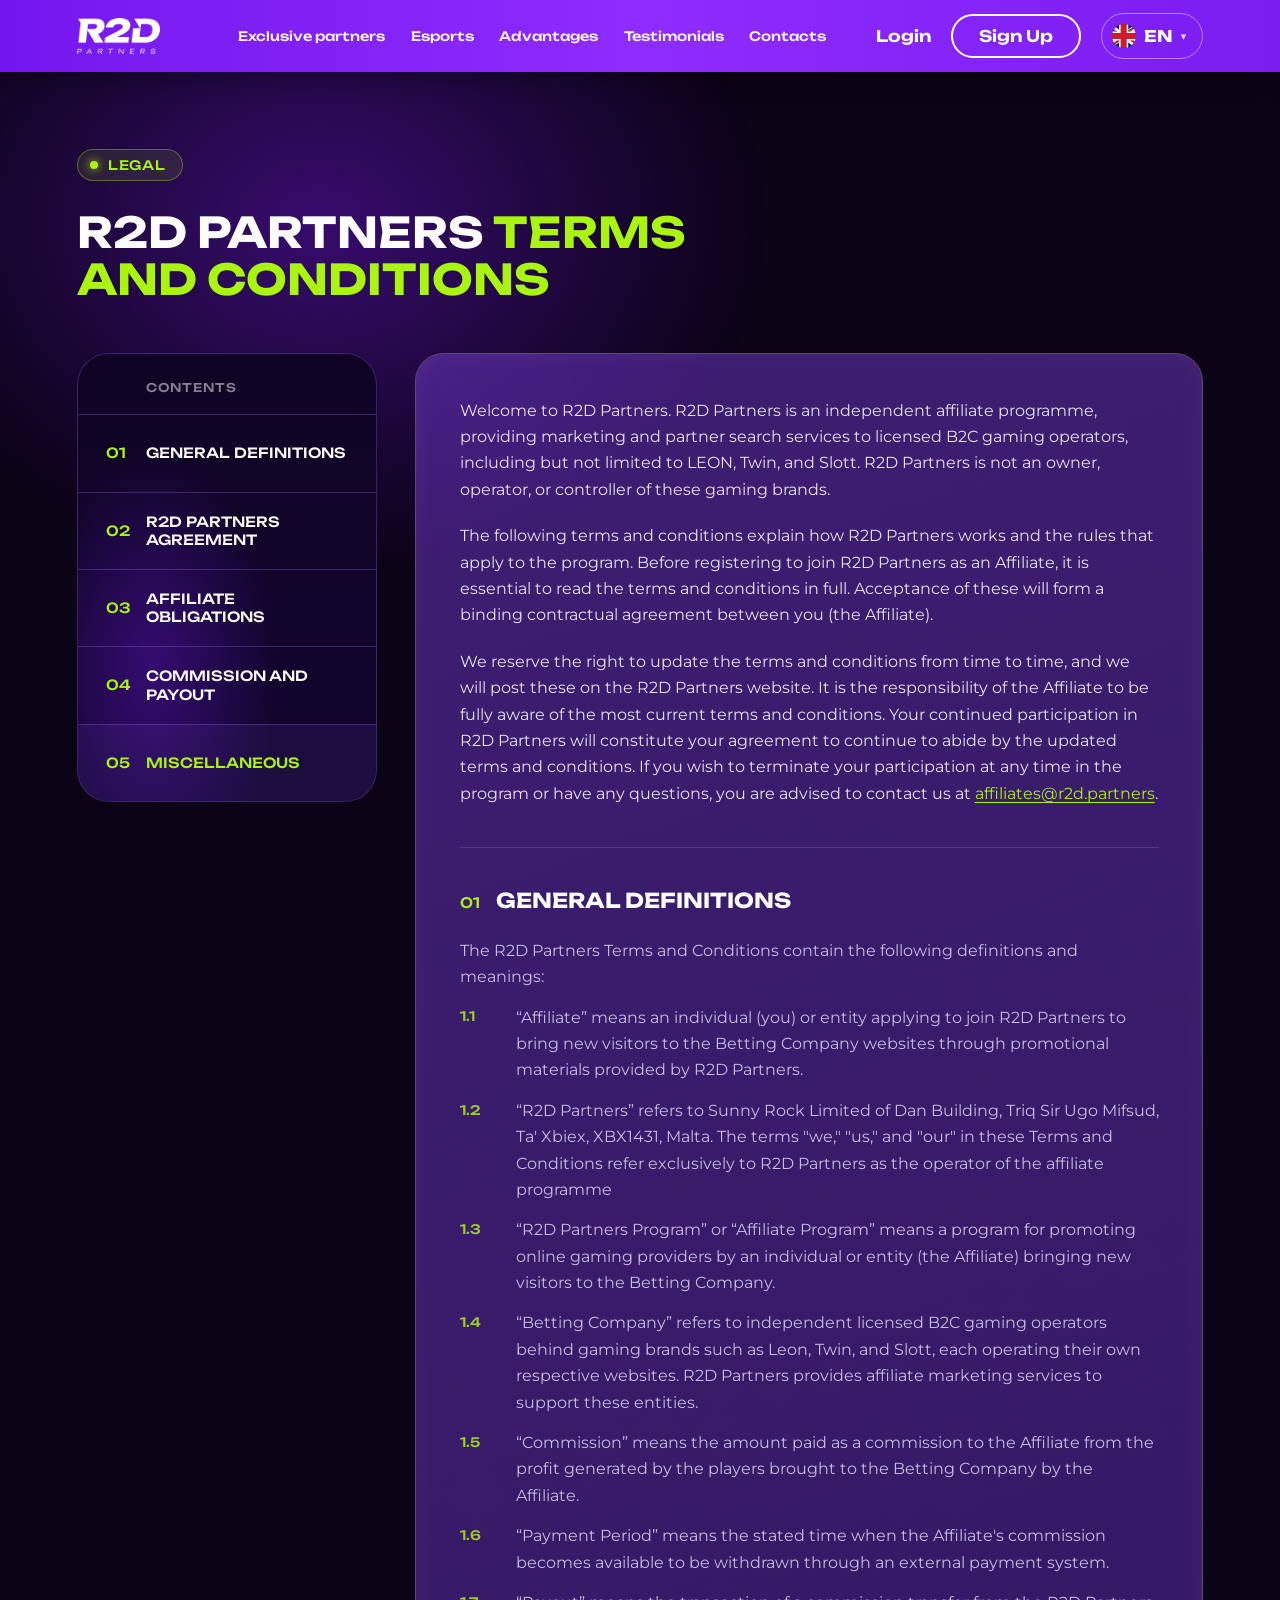
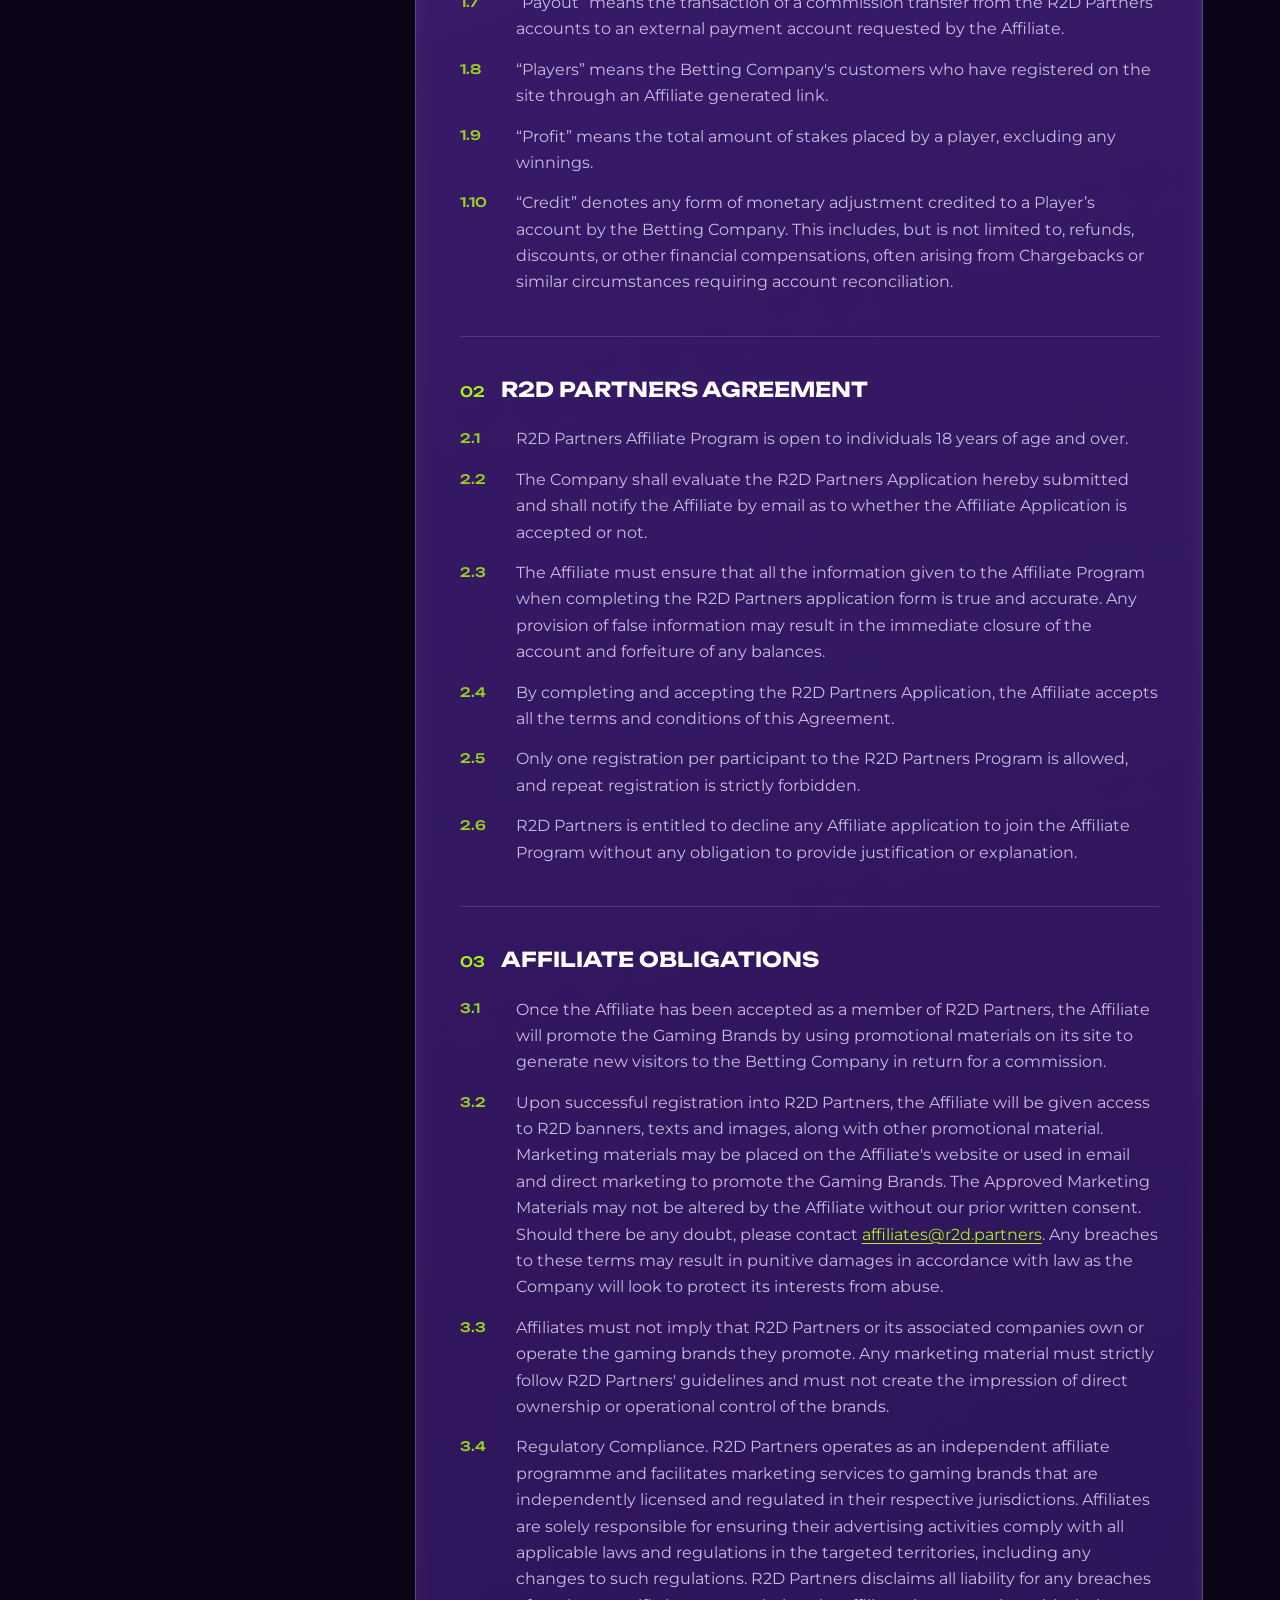
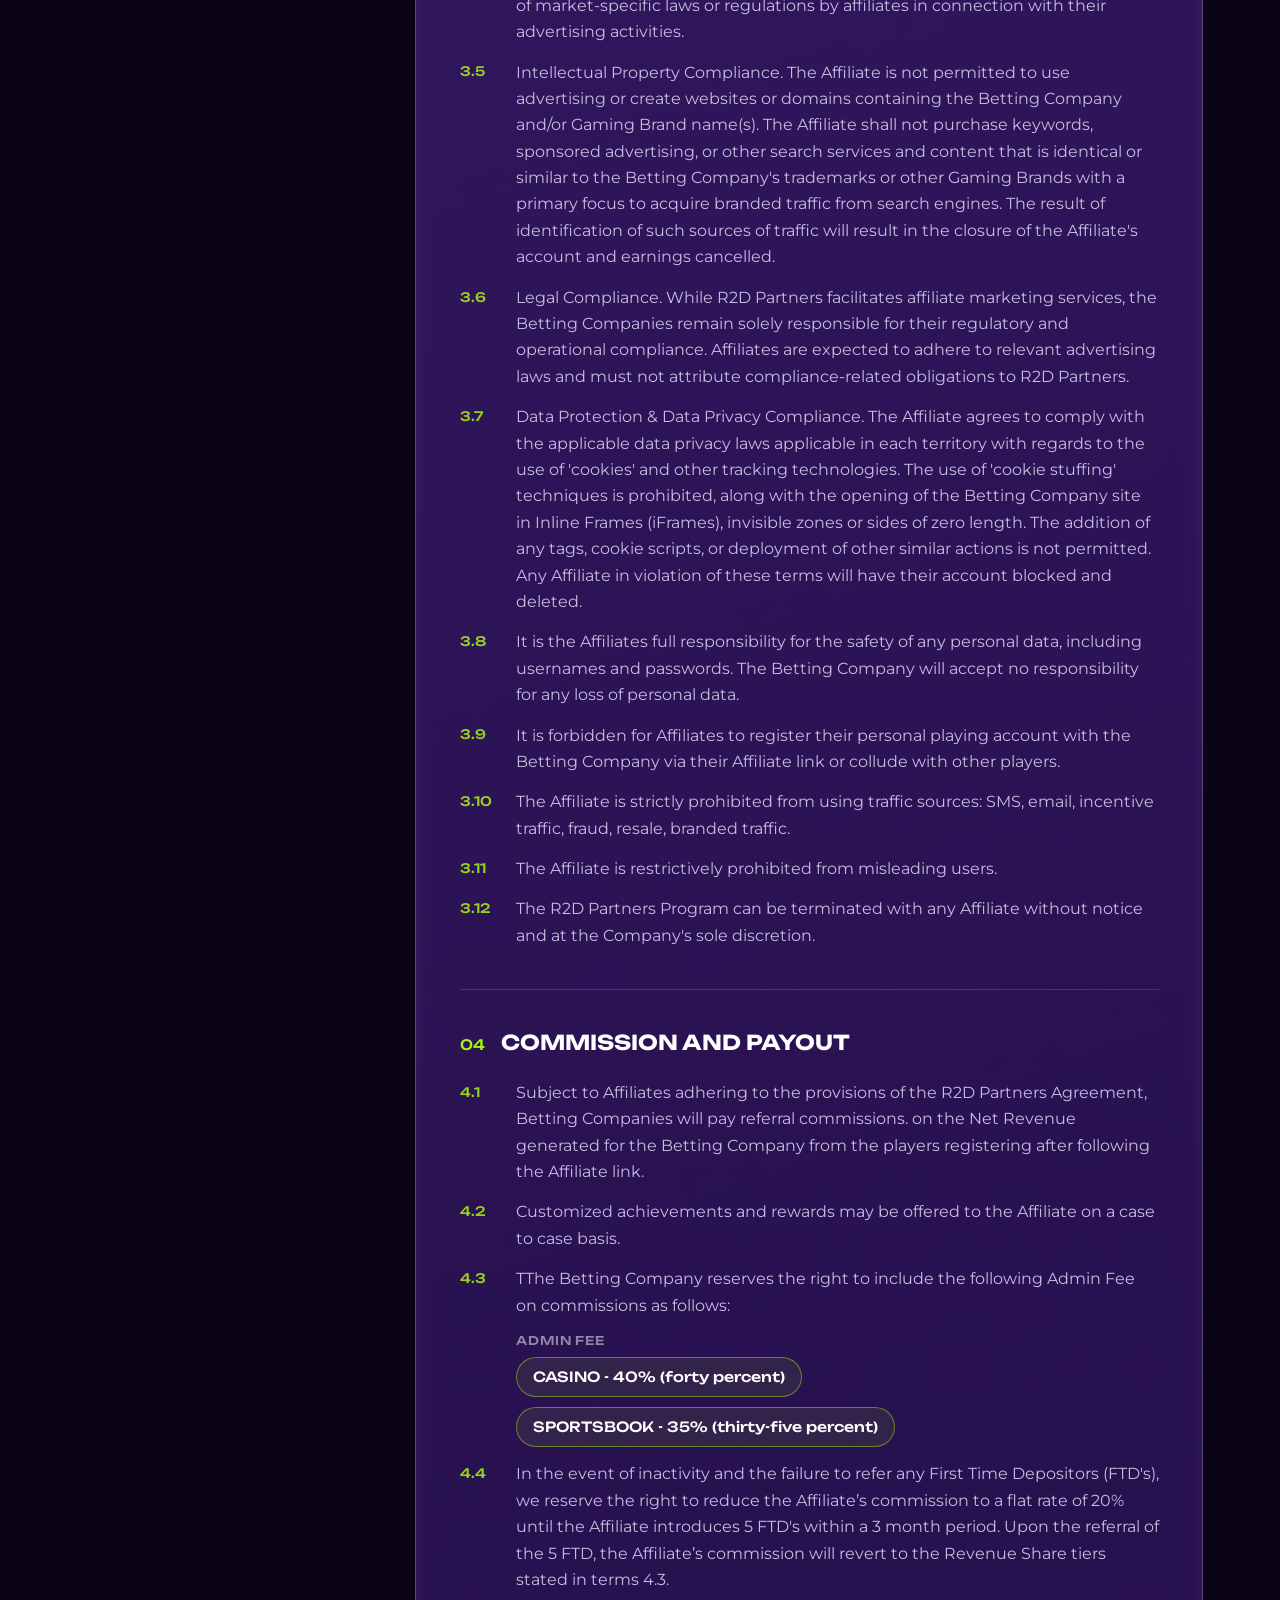
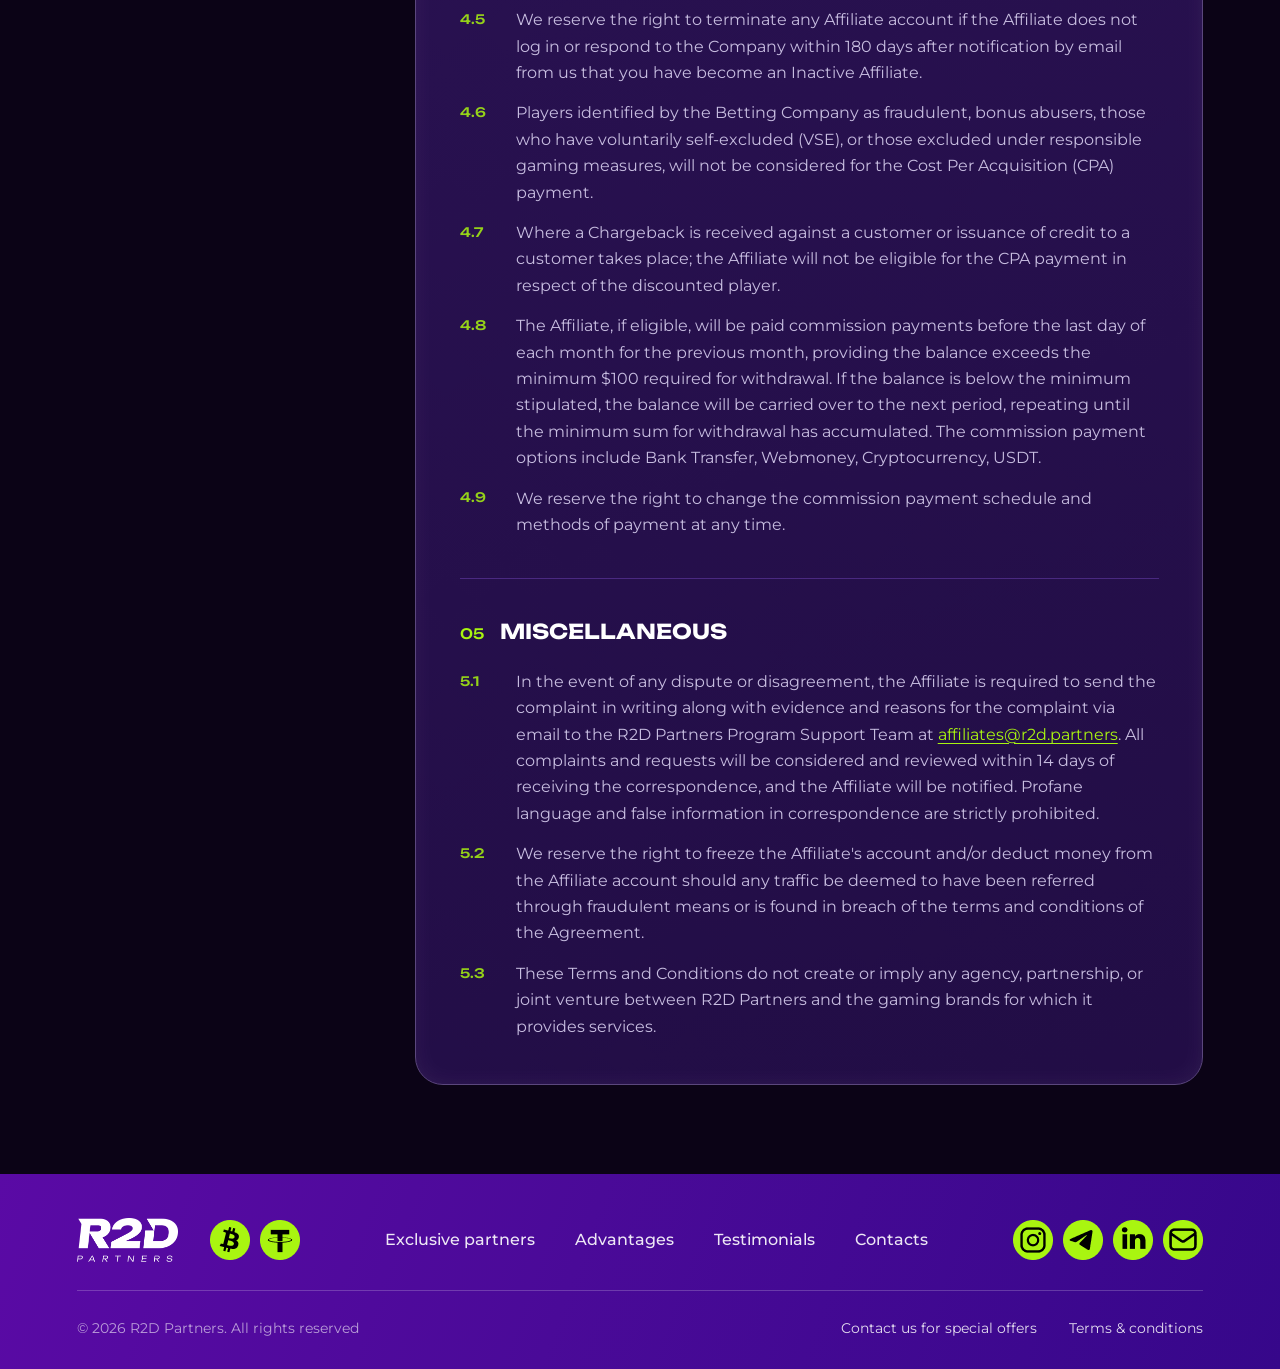
<file: terms.html>
<!doctype html>
<html lang="en">
<head>
<meta charset="utf-8">
<title>Terms &amp; Conditions — R2D Partners</title>
<link rel="icon" href="/favicon.ico" sizes="any">
<link rel="icon" type="image/png" sizes="32x32" href="/favicon-32.png">
<link rel="icon" type="image/png" sizes="192x192" href="/favicon-192.png">
<link rel="apple-touch-icon" href="/apple-touch-icon.png">
<meta name="viewport" content="width=device-width,initial-scale=1">
<meta name="description" content="R2D Partners affiliate programme terms and conditions.">
<link rel="preconnect" href="https://fonts.googleapis.com">
<link rel="stylesheet" href="https://fonts.googleapis.com/css2?family=Montserrat:wght@400;500;600&family=Unbounded:wght@200;300;500;600;700&display=swap">
<link rel="stylesheet" href="/pages.css">
<style>
/* Terms: title block, sticky section index on the left, numbered text in a glass card */
.tc{position:relative;padding-block:clamp(56px,6vw,100px) clamp(72px,7vw,120px)}
.tc::before{content:"";position:absolute;z-index:-1;left:-10%;top:-200px;width:70%;height:700px;background:radial-gradient(closest-side,rgba(122,26,242,.4),rgba(122,26,242,0));pointer-events:none}
.tc-head{display:flex;flex-direction:column;gap:28px;margin-bottom:clamp(40px,4vw,64px)}
.tc-head h1{margin:0;max-width:20ch;font:700 clamp(32px,3.3vw,64px)/1.1 var(--display);text-transform:uppercase;text-wrap:balance}
.tc-head h1 em{font-style:normal;color:var(--lime)}
.tc-grid{display:grid;grid-template-columns:minmax(0,300px) minmax(0,1fr);gap:clamp(24px,3vw,56px);align-items:start}
/* section index styled like the "18 years" card: dark gradient, violet glow, 1px --line frame and row dividers */
.toc{position:sticky;top:calc(clamp(72px,5.4vw,104px) + 24px);display:grid;grid-template-rows:auto;grid-auto-rows:1fr;border:1px solid var(--line);border-radius:32px;background:linear-gradient(180deg,#0f0424,#120530);overflow:hidden;isolation:isolate}
.toc::before{content:"";position:absolute;inset:0;z-index:-1;border-radius:inherit;background:radial-gradient(60% 70% at 25% 70%,rgba(122,26,242,.35),transparent 70%);pointer-events:none}
.toc small{padding:28px 28px 20px 68px;font:500 12px/1 var(--display);letter-spacing:.08em;text-transform:uppercase;color:rgba(255,255,255,.5)}
.toc a{display:flex;align-items:center;gap:14px;padding:20px 28px;border-top:1px solid var(--line);text-decoration:none;font:500 14px/1.3 var(--display);text-transform:uppercase;transition:background .25s,color .25s}
/* fixed number column (26px + 14px gap) so "Contents" lines up with the section titles */
.toc a b{flex:none;width:26px;font-weight:500;color:var(--lime)}
.toc a:hover,.toc a.on{background:rgba(158,102,255,.08)}
.toc a.on{color:var(--lime)}
.doc{padding:clamp(24px,3.4vw,56px)}
.doc>p{margin:0 0 20px;font:400 clamp(16px,1.05vw,18px)/1.65 var(--body);color:rgba(255,255,255,.88)}
.doc a{color:var(--lime);text-underline-offset:3px}
.doc ol{list-style:none;margin:0;padding:0;counter-reset:n}
.doc>ol{margin-top:40px}
.doc>ol>li{counter-increment:n;padding-top:40px;margin-top:40px;border-top:1px solid var(--line);scroll-margin-top:calc(clamp(72px,5.4vw,104px) + 16px)}
.doc>ol>li:first-child{margin-top:0}
.doc h2{display:flex;align-items:baseline;gap:16px;margin:0 0 24px;font:700 clamp(20px,1.6vw,28px)/1.25 var(--display);text-transform:uppercase}
.doc h2::before{content:counter(n,decimal-leading-zero);font:500 .7em/1 var(--display);color:var(--lime)}
.doc li li{counter-increment:s;position:relative;padding-left:56px;margin-top:14px;font:400 16px/1.65 var(--body);color:var(--muted)}
.doc li ol{counter-reset:s}
.doc li li::before{content:counter(n) "." counter(s);position:absolute;left:0;top:.15em;min-width:40px;font:500 13px/1.6 var(--display);color:rgba(169,245,16,.85)}
.doc li>p{margin:0 0 8px;font:400 16px/1.65 var(--body);color:var(--muted)}
.fee{display:flex;flex-wrap:wrap;gap:10px;margin-top:16px}
.fee b{flex:1 1 100%;font:500 12px/1 var(--display);letter-spacing:.08em;text-transform:uppercase;color:rgba(255,255,255,.5)}
.fee span{padding:10px 16px;border-radius:100px;border:1px solid rgba(169,245,16,.45);background:rgba(169,245,16,.08);color:#fff;font:500 14px/1.3 var(--display)}
.doc-foot{display:flex;align-items:center;justify-content:space-between;gap:20px;flex-wrap:wrap;margin-top:48px;padding-top:32px;border-top:1px solid var(--line);font:400 15px/1.5 var(--body);color:var(--muted)}
.to-toc{display:none}
@media (max-width:960px){
  .toc{scroll-margin-top:calc(clamp(72px,5.4vw,104px) + 16px)}
  .to-toc{position:fixed;z-index:40;right:max(16px,env(safe-area-inset-right,0px));bottom:max(16px,env(safe-area-inset-bottom,0px));display:inline-flex;align-items:center;gap:8px;padding:12px 18px;border-radius:100px;background:var(--lime);color:#000;box-shadow:0 10px 30px -6px rgba(0,0,0,.6);text-decoration:none;font:600 13px/1 var(--display);text-transform:uppercase;opacity:0;transform:translateY(16px);pointer-events:none;transition:opacity .3s,transform .3s}
  .to-toc.show{opacity:1;transform:none;pointer-events:auto}
  .to-toc i{font-style:normal}
  body.menu-open .to-toc{display:none}
  .tc-grid{grid-template-columns:1fr}
  /* same card as on desktop, just full width above the text and not sticky */
  .toc{position:static}
}
@media (max-width:640px){
  .tc-head{align-items:center;text-align:center;gap:20px}
  .tc-head .chip-eb{align-self:center}
  .tc-head h1{font-size:28px}
  .toc{border-radius:24px}
  .toc small{padding:22px 20px 16px 60px}
  .toc a{gap:14px;padding:16px 20px;font-size:13px}
  .doc{padding:24px 18px;border-radius:22px}
  .doc>p{font-size:15px}
  .doc li li{padding-left:40px;font-size:15px}
  .doc li li::before{min-width:32px;font-size:12px}
  .doc-foot{flex-direction:column;align-items:stretch;text-align:center}
  .doc-foot .btn{height:56px}
}
</style>
</head>
<body>
<div class="cursor-glow" id="cursorGlow" aria-hidden="true"></div>
<header class="top">
  <div class="top-in wrap">
    <a class="logo" href="/" aria-label="R2D Partners home"><img src="/img/logo.png" alt="R2D Partners"></a>
    <nav aria-label="Main">
      <a href="/#partners">Exclusive partners</a><a href="/#esports">Esports</a><a href="/#benefits">Advantages</a><a href="/#reviews">Testimonials</a><a href="/#contact">Contacts</a>
    </nav>
    <div class="top-act">
      <a class="login" href="https://r2d.partners/" target="_blank" rel="noopener">Login</a>
      <a class="signup" href="https://r2d.partners/" target="_blank" rel="noopener">Sign Up</a>
      <div class="lang-dd">
        <button class="lang-btn" type="button" id="langBtn" aria-haspopup="listbox" aria-expanded="false"><img class="flag" src="/img/flags/en.svg" alt=""><b id="langCode">EN</b><i>▾</i></button>
        <ul class="lang-list" id="langList" role="listbox" hidden></ul>
      </div>
    </div>
    <button class="burger" type="button" id="burger" aria-label="Open menu" aria-expanded="false" aria-controls="mnav"><i></i><i></i><i></i></button>
  </div>
  <div class="mnav" id="mnav" hidden>
    <nav aria-label="Mobile"><a href="/#partners">Exclusive partners</a><a href="/#esports">Esports</a><a href="/#benefits">Advantages</a><a href="/#reviews">Testimonials</a><a href="/#contact">Contacts</a></nav>
    <div class="mnav-lang"><small>Language</small><div id="mnavLang"></div></div>
    <div class="mnav-act"><a class="m-signup" href="https://r2d.partners/" target="_blank" rel="noopener">Sign Up</a><a class="m-login" href="https://r2d.partners/" target="_blank" rel="noopener">Login</a></div>
    <div class="mnav-soc"><img src="/img/soc/mail.svg" alt="Email"><img src="/img/soc/linkedin.svg" alt="LinkedIn"><img src="/img/soc/telegram.svg" alt="Telegram"><img src="/img/soc/instagram.svg" alt="Instagram"></div>
  </div>
</header>

<main>
<section class="tc wrap">
  <div class="tc-head">
    <span class="chip-eb">Legal</span>
    <h1 id="tcTitle">R2D Partners <em>Terms and Conditions</em></h1>
  </div>
  <div class="tc-grid">
    <nav class="toc" id="toc" aria-label="Sections"></nav>
    <article class="doc glass" id="doc"><p>Welcome to R2D Partners. R2D Partners is an independent affiliate programme, providing marketing and partner search services to licensed B2C gaming operators, including but not limited to LEON, Twin, and Slott. R2D Partners is not an owner, operator, or controller of these gaming brands.</p><p>The following terms and conditions explain how R2D Partners works and the rules that apply to the program. Before registering to join R2D Partners as an Affiliate, it is essential to read the terms and conditions in full. Acceptance of these will form a binding contractual agreement between you (the Affiliate). </p><p>We reserve the right to update the terms and conditions from time to time, and we will post these on the R2D Partners website. It is the responsibility of the Affiliate to be fully aware of the most current terms and conditions. Your continued participation in R2D Partners will constitute your agreement to continue to abide by the updated terms and conditions. If you wish to terminate your participation at any time in the program or have any questions, you are advised to contact us at <a href="mailto:affiliates@r2d.partners">affiliates@r2d.partners</a>. </p><ol><li><h2>GENERAL DEFINITIONS</h2><p>The R2D Partners Terms and Conditions contain the following definitions and meanings:</p><ol><li>“Affiliate” means an individual (you) or entity applying to join R2D Partners to bring new visitors to the Betting Company websites through promotional materials provided by R2D Partners. </li><li>“R2D Partners” refers to Sunny Rock Limited of Dan Building, Triq Sir Ugo Mifsud, Ta' Xbiex, XBX1431, Malta. The terms "we," "us," and "our" in these Terms and Conditions refer exclusively to R2D Partners as the operator of the affiliate programme </li><li>“R2D Partners Program” or “Affiliate Program” means a program for promoting online gaming providers by an individual or entity (the Affiliate) bringing new visitors to the Betting Company. </li><li>“Betting Company” refers to independent licensed B2C gaming operators behind gaming brands such as Leon, Twin, and Slott, each operating their own respective websites. R2D Partners provides affiliate marketing services to support these entities. </li><li>“Commission” means the amount paid as a commission to the Affiliate from the profit generated by the players brought to the Betting Company by the Affiliate. </li><li>“Payment Period” means the stated time when the Affiliate's commission becomes available to be withdrawn through an external payment system. </li><li>“Payout” means the transaction of a commission transfer from the R2D Partners accounts to an external payment account requested by the Affiliate. </li><li>“Players” means the Betting Company's customers who have registered on the site through an Affiliate generated link. </li><li>“Profit” means the total amount of stakes placed by a player, excluding any winnings. </li><li>“Credit” denotes any form of monetary adjustment credited to a Player’s account by the Betting Company. This includes, but is not limited to, refunds, discounts, or other financial compensations, often arising from Chargebacks or similar circumstances requiring account reconciliation. </li></ol></li><li><h2>R2D PARTNERS AGREEMENT</h2><ol><li>R2D Partners Affiliate Program is open to individuals 18 years of age and over. </li><li>The Company shall evaluate the R2D Partners Application hereby submitted and shall notify the Affiliate by email as to whether the Affiliate Application is accepted or not. </li><li>The Affiliate must ensure that all the information given to the Affiliate Program when completing the R2D Partners application form is true and accurate. Any provision of false information may result in the immediate closure of the account and forfeiture of any balances. </li><li>By completing and accepting the R2D Partners Application, the Affiliate accepts all the terms and conditions of this Agreement. </li><li>Only one registration per participant to the R2D Partners Program is allowed, and repeat registration is strictly forbidden. </li><li>R2D Partners is entitled to decline any Affiliate application to join the Affiliate Program without any obligation to provide justification or explanation. </li></ol></li><li><h2>AFFILIATE OBLIGATIONS</h2><ol><li>Once the Affiliate has been accepted as a member of R2D Partners, the Affiliate will promote the Gaming Brands by using promotional materials on its site to generate new visitors to the Betting Company in return for a commission. </li><li>Upon successful registration into R2D Partners, the Affiliate will be given access to R2D banners, texts and images, along with other promotional material. Marketing materials may be placed on the Affiliate's website or used in email and direct marketing to promote the Gaming Brands. The Approved Marketing Materials may not be altered by the Affiliate without our prior written consent. Should there be any doubt, please contact <a href="mailto:affiliates@r2d.partners">affiliates@r2d.partners</a>. Any breaches to these terms may result in punitive damages in accordance with law as the Company will look to protect its interests from abuse. </li><li>Affiliates must not imply that R2D Partners or its associated companies own or operate the gaming brands they promote. Any marketing material must strictly follow R2D Partners' guidelines and must not create the impression of direct ownership or operational control of the brands. </li><li>Regulatory Compliance. R2D Partners operates as an independent affiliate programme and facilitates marketing services to gaming brands that are independently licensed and regulated in their respective jurisdictions. Affiliates are solely responsible for ensuring their advertising activities comply with all applicable laws and regulations in the targeted territories, including any changes to such regulations. R2D Partners disclaims all liability for any breaches of market-specific laws or regulations by affiliates in connection with their advertising activities. </li><li>Intellectual Property Compliance. The Affiliate is not permitted to use advertising or create websites or domains containing the Betting Company and/or Gaming Brand name(s). The Affiliate shall not purchase keywords, sponsored advertising, or other search services and content that is identical or similar to the Betting Company's trademarks or other Gaming Brands with a primary focus to acquire branded traffic from search engines. The result of identification of such sources of traffic will result in the closure of the Affiliate's account and earnings cancelled. </li><li>Legal Compliance. While R2D Partners facilitates affiliate marketing services, the Betting Companies remain solely responsible for their regulatory and operational compliance. Affiliates are expected to adhere to relevant advertising laws and must not attribute compliance-related obligations to R2D Partners. </li><li>Data Protection & Data Privacy Compliance. The Affiliate agrees to comply with the applicable data privacy laws applicable in each territory with regards to the use of 'cookies' and other tracking technologies. The use of 'cookie stuffing' techniques is prohibited, along with the opening of the Betting Company site in Inline Frames (iFrames), invisible zones or sides of zero length. The addition of any tags, cookie scripts, or deployment of other similar actions is not permitted. Any Affiliate in violation of these terms will have their account blocked and deleted. </li><li>It is the Affiliates full responsibility for the safety of any personal data, including usernames and passwords. The Betting Company will accept no responsibility for any loss of personal data. </li><li>It is forbidden for Affiliates to register their personal playing account with the Betting Company via their Affiliate link or collude with other players. </li><li>The Affiliate is strictly prohibited from using traffic sources: SMS, email, incentive traffic, fraud, resale, branded traffic. </li><li>The Affiliate is restrictively prohibited from misleading users. </li><li>The R2D Partners Program can be terminated with any Affiliate without notice and at the Company's sole discretion. </li></ol></li><li><h2>COMMISSION AND PAYOUT</h2><ol><li>Subject to Affiliates adhering to the provisions of the R2D Partners Agreement, Betting Companies will pay referral commissions. on the Net Revenue generated for the Betting Company from the players registering after following the Affiliate link. </li><li>Customized achievements and rewards may be offered to the Affiliate on a case to case basis.</li><li>TThe Betting Company reserves the right to include the following Admin Fee on commissions as follows:<div class="fee"><b>ADMIN FEE</b><span>CASINO - 40% (forty percent)</span><span>SPORTSBOOK - 35% (thirty-five percent)</span></div></li><li>In the event of inactivity and the failure to refer any First Time Depositors (FTD's), we reserve the right to reduce the Affiliate’s commission to a flat rate of 20% until the Affiliate introduces 5 FTD's within a 3 month period. Upon the referral of the 5 FTD, the Affiliate’s commission will revert to the Revenue Share tiers stated in terms 4.3. </li><li>We reserve the right to terminate any Affiliate account if the Affiliate does not log in or respond to the Company within 180 days after notification by email from us that you have become an Inactive Affiliate. </li><li>Players identified by the Betting Company as fraudulent, bonus abusers, those who have voluntarily self-excluded (VSE), or those excluded under responsible gaming measures, will not be considered for the Cost Per Acquisition (CPA) payment. </li><li>Where a Chargeback is received against a customer or issuance of credit to a customer takes place; the Affiliate will not be eligible for the CPA payment in respect of the discounted player. </li><li>The Affiliate, if eligible, will be paid commission payments before the last day of each month for the previous month, providing the balance exceeds the minimum $100 required for withdrawal. If the balance is below the minimum stipulated, the balance will be carried over to the next period, repeating until the minimum sum for withdrawal has accumulated. The commission payment options include Bank Transfer, Webmoney, Cryptocurrency, USDT. </li><li>We reserve the right to change the commission payment schedule and methods of payment at any time. </li></ol></li><li><h2>MISCELLANEOUS</h2><ol><li>In the event of any dispute or disagreement, the Affiliate is required to send the complaint in writing along with evidence and reasons for the complaint via email to the R2D Partners Program Support Team at <a href="mailto:affiliates@r2d.partners">affiliates@r2d.partners</a>. All complaints and requests will be considered and reviewed within 14 days of receiving the correspondence, and the Affiliate will be notified. Profane language and false information in correspondence are strictly prohibited. </li><li>We reserve the right to freeze the Affiliate's account and/or deduct money from the Affiliate account should any traffic be deemed to have been referred through fraudulent means or is found in breach of the terms and conditions of the Agreement. </li><li>These Terms and Conditions do not create or imply any agency, partnership, or joint venture between R2D Partners and the gaming brands for which it provides services. </li></ol></li></ol></article>
  </div>
</section>
<a class="to-toc" id="toTop" href="#toc"><i aria-hidden="true">↑</i><span>Contents</span></a>
</main>

<footer class="foot">
  <div class="foot-in wrap">
    <div class="f-top">
      <div class="f-brand"><img class="lg" src="/img/logo.png" alt="R2D Partners"><img class="cr" src="/img/crypto.png" alt="Bitcoin and Tether payouts"></div>
      <nav class="f-nav" aria-label="Footer"><a href="/#partners">Exclusive partners</a><a href="/#benefits">Advantages</a><a href="/#reviews">Testimonials</a><a href="/#contact">Contacts</a></nav>
      <img class="f-soc" src="/img/social.png" alt="Instagram, Telegram, LinkedIn, Email">
    </div>
    <div class="f-bot"><span>© 2026 R2D Partners. All rights reserved</span><div><a href="/#contact">Contact us for special offers</a><a href="/terms.html" aria-current="page">Terms &amp; conditions</a></div></div>
  </div>
</footer>

<!-- Texts mirror r2d.partners: RU and BR have their own versions, every other language shows the English one -->
<template id="t-ru"><p>Добро пожаловать в партнерскую программу R2D Partners. R2D Partners — независимая партнерская программа, предоставляющая услуги в области маркетинга и поиска партнеров для лицензированных B2C операторов азартных игр, включая, но не ограничиваясь, брендами LEON, Twin и Slott. R2D Partners не является владельцем, оператором или управляющим указанных игровых брендов.</p><p> Настоящие правила и условия описывают принципы работы программы R2D Partners и регулируют порядок участия в ней. Перед регистрацией и присоединением к программе R2D Partners в качестве партнера (аффилиата) настоятельно рекомендуется внимательно ознакомиться с полным текстом условий. Принятие данных условий означает заключение юридически обязательного соглашения между вами (Аффилиатом) и R2D Partners.</p><p>Мы оставляем за собой право вносить изменения в правила и условия программы. Обновленные версии правил будут публиковаться на сайте R2D Partners. Аффилиат несет ответственность за ознакомление с актуальной редакцией условий. Продолжение участия в программе R2D Partners после внесения изменений считается согласием соблюдать обновленные правила. Если вы хотите прекратить участие в программе или у вас есть вопросы, свяжитесь с нами по электронной почте: <a href="mailto:affiliates@r2d.partners">affiliates@r2d.partners</a>.</p><ol><li><h2>Общие Определения</h2><p>Правила и условия R2D Partners включают следующие определения и термины:</p><ol><li>«Аффилиат» — это физическое лицо (вы) или юридическое лицо, подающее заявку на участие в программе R2D Partners с целью привлечения новых посетителей на веб-сайты Букмекерской Компании посредством рекламных материалов, предоставленных R2D Partners.</li><li>«R2D Partners» — это Sunny Rock Limited, зарегистрированная по адресу: Dan Building, Triq Sir Ugo Mifsud, Ta' Xbiex, XBX1431, Malta. Термины «мы», «нас» и «наш» в данных Правилах и условиях исключительно относятся к R2D Partners как оператору партнерской программы.</li><li>«Программа R2D Partners» или «Партнерская программа» — это программа продвижения онлайн-операторов азартных игр, в рамках которой физическое или юридическое лицо (Аффилиат) привлекает новых посетителей на сайты Букмекерской Компании.</li><li>«Букмекерская Компания» — это независимые лицензированные операторы B2C азартных игр, стоящие за игровыми брендами, такими как LEON, Twin и Slott, каждый из которых управляет своим собственным веб-сайтом. R2D Partners предоставляет услуги партнерского маркетинга для поддержки этих компаний.</li><li>«Комиссия» — это сумма, выплачиваемая Аффилиату в виде вознаграждения от прибыли, полученной от игроков, привлеченных на сайт Букмекерской Компании Аффилиатом.</li><li>«Платежный период» — это установленный период времени, после которого комиссия Аффилиата становится доступной для вывода через внешнюю платежную систему.</li><li>«Выплата» — это перевод комиссии со счетов R2D Partners на внешний платежный счет, указанный Аффилиатом.</li><li>«Игроки» — это клиенты Букмекерской Компании, которые зарегистрировались на сайте через ссылку, созданную Аффилиатом.</li><li>«Прибыль» — это общая сумма ставок, сделанных игроком, за вычетом любых выигрышей.</li><li>«Кредит» — это любая форма денежной корректировки, зачисленной на счет игрока Букмекерской Компанией. Включает, но не ограничивается, возвратами, скидками или иными финансовыми компенсациями, часто возникающими в результате возвратов платежей (Chargebacks) или схожих ситуаций, требующих пересчета баланса.</li></ol></li><li><h2>Соглашение R2D Partners</h2><ol><li>Участие в партнерской программе R2D Partners доступно для физических лиц, достигших 18-летнего возраста.</li><li>Компания рассматривает поданную заявку на участие в партнерской программе R2D Partners и уведомляет Аффилиата по электронной почте о принятии или отклонении заявки.</li><li>Аффилиат обязан обеспечить достоверность и точность всех данных, предоставленных при заполнении заявки на участие в партнерской программе R2D Partners. Указание ложной информации может привести к немедленному закрытию учетной записи и утрате всех накопленных балансов.</li><li>Завершая процесс подачи заявки и принимая участие в программе R2D Partners, Аффилиат соглашается со всеми условиями настоящего Соглашения.</li><li>Каждому участнику разрешена только одна регистрация в программе R2D Partners. Повторная регистрация строго запрещена.</li><li>R2D Partners имеет право отклонить любую заявку на участие в партнерской программе без обязательства предоставления обоснования или объяснения причин.</li></ol></li><li><h2>ОБЯЗАННОСТИ АФФИЛИАТА</h2><ol><li>После принятия в партнерскую программу R2D Partners Аффилиат обязуется продвигать Игровые Бренды, используя рекламные материалы на своем сайте, с целью привлечения новых посетителей на сайты Букмекерской Компании в обмен на комиссионное вознаграждение.</li><li>После успешной регистрации в R2D Partners Аффилиат получает доступ к баннерам, текстам, изображениям и другим рекламным материалам. Маркетинговые материалы могут размещаться на сайте Аффилиата, использоваться в email-рассылках и в прямом маркетинге для продвижения Игровых Брендов. Любые изменения в утвержденных рекламных материалах запрещены без предварительного письменного согласия R2D Partners. В случае возникновения сомнений рекомендуется связаться с нами по адресу <a href="mailto:affiliates@r2d.partners">affiliates@r2d.partners</a>. Нарушение этих условий может повлечь за собой взыскание штрафных санкций в соответствии с законодательством, так как Компания стремится защитить свои интересы от злоупотреблений.</li><li>Аффилиатам запрещается создавать впечатление, что R2D Partners или связанные с ним компании владеют или управляют игровыми брендами, которые они продвигают. Любые маркетинговые материалы должны строго соответствовать руководящим принципам R2D Partners и не должны создавать впечатление прямого владения или управления брендами.</li><li>Соблюдение нормативных требований. R2D Partners действует как независимая партнерская программа и предоставляет маркетинговые услуги игровым брендам, которые имеют независимые лицензии и регулируются в своих юрисдикциях. Аффилиаты несут полную ответственность за то, чтобы их рекламная деятельность соответствовала всем применимым законам и нормативным требованиям целевых регионов, включая изменения таких требований. R2D Partners не несет ответственности за нарушения законодательства или нормативных актов рынков, допущенные аффилиатами в ходе их рекламной деятельности.</li><li>Соблюдение прав на интеллектуальную собственность. Аффилиату запрещается использовать рекламные материалы, создавать веб-сайты или домены, содержащие наименования Букмекерской Компании и/или Игровых Брендов. Аффилиат не имеет права приобретать ключевые слова, спонсируемую рекламу или иные поисковые услуги и контент, идентичные или схожие с товарными знаками Букмекерской Компании или других Игровых Брендов, с целью привлечения брендированного трафика из поисковых систем. Обнаружение таких источников трафика приведет к закрытию учетной записи Аффилиата и аннулированию всех заработков.</li><li>Юридическая ответственность. Хотя R2D Partners предоставляет услуги партнерского маркетинга, Букмекерские Компании остаются полностью ответственными за соблюдение нормативных и операционных требований. Аффилиаты обязаны соблюдать соответствующие законы о рекламе и не могут перекладывать обязательства, связанные с соблюдением норм, на R2D Partners.</li><li>Соблюдение требований по защите данных и конфиденциальности. Аффилиат обязуется соблюдать применимые законы о защите данных и конфиденциальности в каждом регионе, включая требования к использованию «куки» и других технологий отслеживания. Использование технологий «cookie stuffing» (скрытая установка куки) запрещено, как и открытие сайта Букмекерской Компании в Inline Frames (iFrames), невидимых зонах или зонах нулевой длины. Также запрещается добавление любых тегов, скриптов для куки или выполнение иных подобных действий. Аффилиаты, нарушающие эти условия, будут заблокированы, а их учетные записи удалены.</li><li>Аффилиат несет полную ответственность за сохранность любых персональных данных, включая имена пользователей и пароли. Букмекерская Компания не несет ответственности за утрату персональных данных.</li><li>Аффилиатам запрещено регистрировать свои личные игровые аккаунты в Букмекерской Компании через свою партнерскую ссылку или вступать в сговор с другими игроками.</li><li>Аффилиатам строго запрещено использовать следующие источники трафика: SMS, email-рассылки, мотивированный трафик, мошеннический трафик, перепродажу трафика и брендированный трафик.</li><li>Аффилиатам категорически запрещено вводить пользователей в заблуждение.</li><li>Компания оставляет за собой право прекратить участие Аффилиата в программе R2D Partners без предварительного уведомления и на свое усмотрение.</li></ol></li><li><h2>Комиссионные и Выплаты</h2><ol><li>При условии соблюдения Аффилиатом положений Соглашения R2D Partners, Букмекерские Компании выплачивают реферальные комиссии, основанные на чистом доходе, полученном от игроков, зарегистрировавшихся после перехода по партнерской ссылке.</li><li>Индивидуальные достижения и вознаграждения могут предлагаться Аффилиату на основании каждого конкретного случая.</li><li>Букмекерская Компания оставляет за собой право удерживать следующие административные сборы с комиссий:<div class="fee"><b>АДМИНИСТРАТИВНАЯ ПЛАТА</b><span>Казино – 40% (сорок процентов)</span><span>Ставки на спорт – 35% (тридцать пять процентов)</span></div></li><li>В случае отсутствия активности и неспособности привлечь новых игроков, сделавших первый депозит (FTD), Компания оставляет за собой право снизить комиссию Аффилиата до фиксированной ставки в размере 20%. Это условие будет действовать до тех пор, пока Аффилиат не привлечет 5 новых игроков с FTD в течение 3 месяцев. После выполнения этого условия комиссия Аффилиата будет восстановлена в соответствии с уровнями распределения дохода, указанными в пункте 4.3.</li><li>Мы оставляем за собой право закрыть учетную запись Аффилиата, если Аффилиат не войдет в свой аккаунт или не ответит Компании в течение 180 дней после уведомления по электронной почте о том, что он стал неактивным Аффилиатом.</li><li>Игроки, которых Букмекерская Компания определит как мошенников, злоупотребляющих бонусами, добровольно исключивших себя (VSE) или исключенных в рамках ответственных мер игровой политики, не будут учитываться для выплат по модели "Стоимость за привлечение" (CPA).</li><li>В случае возврата платежа (Chargeback) или предоставления кредита игроку, Аффилиат не будет иметь права на выплату по модели CPA в отношении этого игрока.</li><li>Если Аффилиат имеет право на получение выплат, комиссии будут выплачиваться до последнего дня каждого месяца за предыдущий месяц, при условии, что баланс превышает минимальный порог в $100, необходимый для вывода. Если баланс ниже установленного минимума, он будет перенесен на следующий период до накопления минимальной суммы для вывода. Доступные способы выплат включают банковский перевод, Webmoney, криптовалюты и USDT.</li><li>Мы оставляем за собой право изменять график выплат комиссии и методы выплат в любое время.</li></ol></li><li><h2>ПРОЧИЕ УСЛОВИЯ</h2><ol><li>В случае возникновения споров или разногласий Аффилиат обязан направить жалобу в письменной форме с указанием доказательств и причин по электронной почте в службу поддержки программы R2D Partners на адрес <a href="mailto:affiliates@r2d.partners">affiliates@r2d.partners</a>. Все жалобы и запросы будут рассмотрены в течение 14 дней с момента получения обращения, после чего Аффилиат будет уведомлен о результатах. Использование ненормативной лексики и ложной информации в переписке строго запрещено.</li><li>Мы оставляем за собой право заморозить учетную запись Аффилиата и/или вычесть средства с его счета, если будет установлено, что трафик был привлечен мошенническим способом или с нарушением условий данного Соглашения.</li><li>Настоящие Правила и условия не создают и не подразумевают наличие каких-либо агентских отношений, партнерства или совместного предприятия между R2D Partners и игровыми брендами, для которых предоставляются услуги.</li></ol></li></ol></template>
<template id="t-br"><p>Welcome to R2D Partners. R2D Partners is an independent affiliate programme, providing marketing and partner search services to licensed B2C gaming operators, including but not limited to LEON, Twin, and Slott. R2D Partners is not an owner, operator, or controller of these gaming brands.</p><p>The following terms and conditions explain how R2D Partners works and the rules that apply to the program. Before registering to join R2D Partners as an Affiliate, it is essential to read the terms and conditions in full. Acceptance of these will form a binding contractual agreement between you (the Affiliate).</p><p>We reserve the right to update the terms and conditions from time to time, and we will post these on the R2D Partners website. It is the responsibility of the Affiliate to be fully aware of the most current terms and conditions. Your continued participation in R2D Partners will constitute your agreement to continue to abide by the updated terms and conditions. If you wish to terminate your participation at any time in the program or have any questions, you are advised to contact us at <a href="mailto:affiliates@r2d.partners">affiliates@r2d.partners</a>.</p><ol><li><h2>DEFINIÇÕES GERAIS</h2><p>Os Termos e Condições da R2D Partners contém as seguintes definições e significados:</p><ol><li>“Afiliado” significa um indivíduo (você) ou entidade que se candidata para participar da R2D Partners com o objetivo de trazer novos visitantes para os sites da Casa de Apostas por meio de materiais promocionais fornecidos pela R2D Partners.</li><li>“R2D Partners” refere-se à Sunny Rock Limited, Dan Building, Triq Sir Ugo Mifsud, Ta' Xbiex, XBX1431, Malta. Os termos “nós”, “nos” e “nosso(a)” nestes Termos e Condições referem-se exclusivamente à R2D Partners como operadora do programa de afiliados.</li><li>“Programa R2D Partners” ou “Programa de Afiliados” significa um programa para promover provedores de jogos online por um indivíduo ou entidade (o Afiliado), trazendo novos visitantes para a Casa de Apostas.</li><li>“Casa de Apostas” refere-se a operadores independentes de jogos B2C licenciados por trás de marcas de jogos como Leon, Twin e Slott, cada um operando seus respectivos sites. A R2D Partners fornece serviços de marketing de afiliados para apoiar essas entidades.</li><li>“Comissão” significa o valor pago ao Afiliado referente ao lucro gerado pelos jogadores trazidos para a Casa de Apostas pelo Afiliado.</li><li>“Período de Pagamento” significa o período determinado em que a comissão do Afiliado fica disponível para saque por meio de um sistema de pagamento externo.</li><li>“Pagamento” significa a transação de transferência da comissão das contas da R2D Partners para uma conta de pagamento externa solicitada pelo Afiliado.</li><li>“Jogadores” significa os clientes da Casa de Apostas que se registraram no site através de um link gerado pelo Afiliado.</li><li>“Lucro” significa o valor total das apostas realizadas por um jogador, excluindo quaisquer ganhos.</li><li>“Crédito” significa qualquer forma de ajuste monetário creditado na conta de um Jogador. Isso inclui, mas não se limita a, reembolsos, descontos ou outras compensações financeiras, geralmente decorrentes de Chargebacks ou circunstâncias semelhantes que exijam reconciliação da conta.</li></ol></li><li><h2>ACORDO R2D PARTNERS</h2><ol><li>O Programa de Afiliados da R2D Partners está disponível para indivíduos com 18 anos ou mais.</li><li>A Empresa avaliará a inscrição enviada para a R2D Partners e notificará o Afiliado por e-mail sobre a aceitação ou não da inscrição.</li><li>O Afiliado deve garantir que todas as informações fornecidas ao Programa de Afiliados durante o preenchimento do formulário de inscrição da R2D Partners sejam verdadeiras e precisas. O fornecimento de informações falsas pode resultar no encerramento imediato da conta e na perda de quaisquer saldos.</li><li>Ao preencher e aceitar a inscrição da R2D Partners, o Afiliado aceita todos os termos e condições deste Acordo.</li><li>É permitida apenas uma inscrição por participante no Programa R2D Partners, sendo estritamente proibido qualquer cadastro duplicado.</li><li>A R2D Partners tem o direito de recusar qualquer inscrição para participação no Programa de Afiliados sem obrigação de fornecer justificativa ou explicação.</li></ol></li><li><h2>OBRIGAÇÕES DO AFILIADO</h2><ol><li>Após a aceitação no Programa R2D Partners, o Afiliado promoverá as Marcas de Jogos utilizando materiais promocionais em seu site para gerar novos visitantes para a Casa de Apostas em troca de comissão.</li><li>Após o registro bem-sucedido na R2D Partners, o Afiliado terá acesso a banners, textos e imagens da R2D, além de outros materiais promocionais. Os materiais de marketing podem ser colocados no site do Afiliado ou utilizados em e-mails e marketing direto para promover as Marcas de Jogos. Os materiais promocionais aprovados não podem ser alterados pelo Afiliado sem nosso consentimento prévio por escrito. Em caso de dúvida, entre em contato pelo e-mail <a href="mailto:affiliates@r2d.partners">affiliates@r2d.partners</a>. Qualquer violação destes termos pode resultar em medidas punitivas de acordo com a legislação, pois a Empresa buscará proteger seus interesses contra abusos.</li><li>Os Afiliados não devem sugerir que a R2D Partners ou suas empresas associadas possuem ou operam as marcas de jogos promovidas. Todo material de marketing deve seguir rigorosamente as diretrizes da R2D Partners e não deve criar a impressão de propriedade direta ou controle operacional das marcas.</li><li>Conformidade Regulatória. A R2D Partners opera como um programa de afiliados independente e fornece serviços de marketing para marcas de jogos licenciadas e regulamentadas de forma independente em suas respectivas jurisdições. Os Afiliados são os únicos responsáveis por garantir que suas atividades publicitárias estejam em conformidade com todas as leis e regulamentos aplicáveis nos territórios-alvo, incluindo quaisquer alterações nesses regulamentos. A R2D Partners se isenta de qualquer responsabilidade por violações de leis ou regulamentos específicos de mercado cometidas pelos Afiliados em conexão com suas atividades publicitárias.</li><li>Conformidade de Propriedade Intelectual. O Afiliado não tem permissão para utilizar publicidade ou criar sites e domínios contendo o nome da Casa de Apostas e/ou das Marcas de Jogos. O Afiliado não poderá comprar palavras-chave, anúncios patrocinados ou outros serviços de busca e conteúdos idênticos ou semelhantes às marcas registradas da Casa de Apostas ou outras Marcas de Jogos com o objetivo principal de adquirir tráfego de marca através de mecanismos de busca. A identificação dessas fontes de tráfego resultará no encerramento da conta do Afiliado e no cancelamento dos ganhos.</li><li>Conformidade Legal. Embora a R2D Partners forneça serviços de marketing de afiliados, as Casas de Apostas permanecem exclusivamente responsáveis por sua conformidade regulatória e operacional. Espera-se que os Afiliados cumpram as leis de publicidade relevantes e não atribuam obrigações relacionadas à conformidade à R2D Partners.</li><li>Conformidade de Proteção e Privacidade de Dados. O Afiliado concorda em cumprir as leis de privacidade de dados aplicáveis em cada território em relação ao uso de “cookies” e outras tecnologias de rastreamento. O uso de técnicas de “cookie stuffing” é proibido, assim como a abertura do site da Casa de Apostas em Inline Frames (iFrames), zonas invisíveis ou áreas de tamanho zero. A adição de quaisquer tags, scripts de cookies ou ações semelhantes não é permitida. Qualquer Afiliado que violar estes termos terá sua conta bloqueada e excluída.</li><li>É de total responsabilidade do Afiliado garantir a segurança de quaisquer dados pessoais, incluindo nomes de usuário e senhas. A Casa de Apostas não aceitará qualquer responsabilidade por perda de dados pessoais.</li><li>É proibido que Afiliados registrem sua própria conta de jogador na Casa de Apostas através de seu link de Afiliado ou atuem em conluio com outros jogadores.</li><li>O Afiliado está estritamente proibido de utilizar fontes de tráfego como SMS, e-mail, tráfego incentivado, fraude, revenda e tráfego de marca.</li><li>O Afiliado está estritamente proibido de induzir usuários ao erro.</li><li>O Programa R2D Partners pode ser encerrado com qualquer Afiliado sem aviso prévio e a exclusivo critério da Empresa.</li></ol></li><li><h2>COMISSÃO E PAGAMENTO</h2><ol><li>Sujeito ao cumprimento das disposições do Acordo R2D Partners pelos Afiliados, as Casas de Apostas pagam comissões de indicação sobre a Receita Líquida gerada para a Casa de Apostas pelos jogadores registrados após acessarem o link do Afiliado.</li><li>Conquistas e recompensas personalizadas podem ser oferecidas ao Afiliado caso a caso.</li><li>A Casa de Apostas reserva-se o direito de incluir a seguinte Taxa Administrativa sobre as comissões:<div class="fee"><b>TAXA ADMINISTRATIVA</b><span>CASSINO – 40% (quarenta por cento)</span><span>APOSTAS ESPORTIVAS – 35% (trinta e cinco por cento)</span></div></li><li>Em caso de inatividade e falha em indicar qualquer Primeiro Depositante (FTD), reservamo-nos o direito de reduzir a comissão do Afiliado para uma taxa fixa de 20% até que o Afiliado apresente 5 FTDs dentro de um período de 3 meses. Após a indicação dos 5 FTDs, a comissão do Afiliado retornará aos níveis de Revenue Share descritos nos termos 4.3.</li><li>Reservamo-nos o direito de encerrar qualquer conta de Afiliado caso o Afiliado não faça login ou não responda à Empresa dentro de 180 dias após notificação enviada por e-mail informando que se tornou um Afiliado Inativo.</li><li>Jogadores identificados pela Casa de Apostas como fraudulentos, abusadores de bônus, auto excluídos voluntariamente (VSE) ou excluídos sob medidas de jogo responsável não serão considerados para pagamento CPA (Custo por Aquisição).</li><li>Quando ocorrer um Chargeback contra um cliente ou a emissão de crédito para um cliente, o Afiliado não terá direito ao pagamento CPA referente ao jogador em questão.</li><li>O Afiliado, se elegível, receberá os pagamentos de comissão antes do último dia de cada mês referente ao mês anterior, desde que o saldo exceda o mínimo de US$ 100 exigido para saque. Caso o saldo esteja abaixo do mínimo estipulado, ele será transferido para o próximo período até que o valor mínimo seja atingido. As opções de pagamento incluem Transferência Bancária, Webmoney, Criptomoedas e USDT.</li><li>Reservamo-nos o direito de alterar o cronograma e os métodos de pagamento das comissões a qualquer momento.</li></ol></li><li><h2>DISPOSIÇÕES GERAIS</h2><ol><li>Em caso de disputa ou desacordo, o Afiliado deverá enviar a reclamação por escrito, juntamente com provas e motivos da reclamação, por e-mail para a equipe de suporte do Programa R2D Partners através do endereço <a href="mailto:affiliates@r2d.partners">affiliates@r2d.partners</a>. Todas as reclamações e solicitações serão analisadas e revisadas dentro de 14 dias após o recebimento da correspondência, e o Afiliado será notificado. Linguagem ofensiva e informações falsas nas comunicações são estritamente proibidas.</li><li>Reservamo-nos o direito de congelar a conta do Afiliado e/ou deduzir valores da conta do Afiliado caso qualquer tráfego seja considerado obtido por meios fraudulentos ou em violação aos termos e condições do Acordo.</li><li>Estes Termos e Condições não criam nem implicam qualquer agência, parceria ou joint venture entre a R2D Partners e as marcas de jogos para as quais presta serviços.</li></ol></li></ol></template>
<script>
(function(){
  const TITLE={en:'R2D Partners <em>Terms and Conditions</em>',ru:'<em>Условия и положения</em> R2D Partners',br:'R2D Partners <em>Terms and Conditions</em>'};
  const HTML_LANG={en:'en',ru:'ru',br:'pt-BR'};
  const doc=document.getElementById('doc'),toc=document.getElementById('toc'),en=doc.innerHTML;
  const src=c=>c==='RU'?'ru':c==='BR'?'br':'en';
  let io;
  function show(c){
    const k=src(c);
    doc.innerHTML=k==='en'?en:document.getElementById('t-'+k).innerHTML;
    document.getElementById('tcTitle').innerHTML=TITLE[k];
    document.documentElement.lang=HTML_LANG[k];
    // section index built from the h2s, highlighted while scrolling
    const secs=[...doc.querySelectorAll(':scope>ol>li')];
    secs.forEach((li,i)=>li.id='s'+(i+1));
    document.querySelector('#toTop span').textContent=k==='ru'?'Содержание':'Contents';
    toc.innerHTML='<small>'+(k==='ru'?'Содержание':'Contents')+'</small>'+secs.map((li,i)=>'<a href="#s'+(i+1)+'"><b>'+String(i+1).padStart(2,'0')+'</b>'+li.querySelector('h2').textContent.trim()+'</a>').join('');
    if(io)io.disconnect();
    io=new IntersectionObserver(es=>es.forEach(e=>{if(e.isIntersecting){toc.querySelectorAll('a').forEach(a=>a.classList.toggle('on',a.getAttribute('href')==='#'+e.target.id))}}),{rootMargin:'-30% 0px -60% 0px'});
    secs.forEach(s=>io.observe(s));
  }
  const q=(new URLSearchParams(location.search).get('lang')||'EN').toUpperCase();
  window.initLang=q;
  window.onLang=c=>{show(c);const u=new URL(location);if(c==='EN')u.searchParams.delete('lang');else u.searchParams.set('lang',c.toLowerCase());history.replaceState(null,'',u)};
  show(q);
  const tb=document.getElementById('toTop');
  new IntersectionObserver(([e])=>tb.classList.toggle('show',!e.isIntersecting&&e.boundingClientRect.top<0)).observe(toc);
  tb.addEventListener('click',e=>{e.preventDefault();toc.scrollIntoView({behavior:matchMedia('(prefers-reduced-motion:reduce)').matches?'auto':'smooth'})});
})();
</script>
<script src="/pages.js"></script>
</body>
</html>
</file>
<file: pages.css>
/* Shared chrome for the inner pages (terms, 404): same tokens, header, mobile menu and footer as the landing */
:root{
  --bg:#0b0316; --fg:#ffffff; --muted:#c7bde0; --lime:#a9f510; --ink:#000;
  --card:linear-gradient(160deg,rgba(104,52,190,.55) 0%,rgba(54,22,110,.55) 100%);
  --card-b:#5b477d; --line:rgba(158,102,255,.30); --deep:#1f0d40;
  --display:"Unbounded","Arial Black",system-ui,sans-serif;
  --body:"Montserrat",system-ui,-apple-system,"Segoe UI",sans-serif;
  --gut:max(16px,calc((100vw - 1440px)/2));
  color-scheme:dark;
}
*{box-sizing:border-box}
html,body{overflow-x:clip}
body{display:flex;flex-direction:column;min-height:100vh;min-height:100dvh;background:var(--bg);color:var(--fg);font-family:var(--body);margin:0;font-size:16px}
main{flex:1;position:relative;isolation:isolate}
img{display:block;max-width:100%}
a{color:inherit}
button{font:inherit;color:inherit}
.wrap{padding-left:max(16px,var(--gut),env(safe-area-inset-left,0px));padding-right:max(16px,var(--gut),env(safe-area-inset-right,0px))}
@media (max-width:1520px){:root{--gut:clamp(16px,6vw,120px)}}
:focus-visible{outline:2px solid var(--lime);outline-offset:3px}
.chip-eb{display:inline-flex;align-items:center;gap:10px;align-self:flex-start;padding:8px 16px 8px 12px;border-radius:100px;background:rgba(169,245,16,.1);border:1px solid rgba(169,245,16,.35);color:var(--lime);font:500 13px/1.1 var(--display);letter-spacing:.06em;text-transform:uppercase}
.chip-eb::before{content:"";width:8px;height:8px;border-radius:50%;background:var(--lime);box-shadow:0 0 10px var(--lime);animation:pulse 2.4s ease-in-out infinite}
.glass{background:var(--card);border:1.5px solid var(--card-b);border-radius:28px;box-shadow:inset 0 0 24px rgba(255,255,255,.06);backdrop-filter:blur(12px)}
/* buttons */
.btn{position:relative;isolation:isolate;overflow:hidden;display:inline-flex;align-items:center;justify-content:center;gap:14px;padding:18px 32px;border-radius:100px;border:0;background:var(--lime);color:#000;text-decoration:none;cursor:pointer;font:600 15px/1.1 var(--display);text-transform:uppercase;letter-spacing:.02em;white-space:nowrap;transition:color .45s,box-shadow .45s}
.btn::before{content:"";position:absolute;z-index:-1;right:12px;top:50%;width:24px;height:24px;margin-top:-12px;border-radius:50%;background:#000;transform:scale(0);transition:transform .6s cubic-bezier(.7,0,.2,1)}
.btn:hover::before,.btn:focus-visible::before{transform:scale(22)}
.btn:hover,.btn:focus-visible{color:var(--lime);background:#000;box-shadow:0 0 10px rgba(169,245,16,.4);transition:color .45s,box-shadow .45s,background 0s .5s}
.btn.arrow{padding:8px 8px 8px 24px;text-transform:none;font:600 15px/1 var(--body)}
.btn.arrow span{display:grid;place-items:center;width:36px;height:36px;border-radius:50%;background:#000;color:var(--lime);font:500 14px/1 var(--display);transition:transform .45s cubic-bezier(.3,1.6,.5,1),background .45s,color .45s}
.btn.arrow::before{right:14px;width:26px;height:26px;margin-top:-13px;transform:scale(1)}
.btn.arrow:hover::before{transform:scale(18)}
.btn.arrow:hover span{transform:rotate(45deg);background:var(--lime);color:#000}
.btn.ghost{background:none;color:#fff;box-shadow:inset 0 0 0 1.5px #fff}
.btn.ghost::before{background:#fff}
.btn.ghost:hover,.btn.ghost:focus-visible{color:#000;background:#fff;box-shadow:none}
/* header */
.top{position:sticky;top:0;z-index:50;background:linear-gradient(90deg,#7417ee 0%,#8f2cff 50%,#7b1cf0 100%);box-shadow:0 10px 30px -14px rgba(0,0,0,.6)}
.top-in{display:flex;align-items:center;gap:40px;height:clamp(72px,5.4vw,104px)}
.top .logo img{height:clamp(36px,2.6vw,49px);width:auto}
.top nav{display:flex;gap:clamp(18px,2vw,36px);margin-left:clamp(16px,3vw,60px)}
.top nav a{text-decoration:none;font:500 clamp(13px,.85vw,16px)/1 var(--display);opacity:.95;transition:color .25s}
.top nav a:hover{color:var(--lime)}
.top-act{display:flex;align-items:center;gap:20px;margin-left:auto}
.top-act a{white-space:nowrap}
.login{font:600 clamp(16px,1.15vw,22px)/1 var(--display);text-decoration:none}
.login:hover{color:var(--lime)}
.signup{padding:12px 26px;border-radius:100px;border:2px solid #fff;font:600 clamp(16px,1.15vw,22px)/1 var(--display);text-decoration:none;transition:background .3s,color .3s}
.signup:hover{background:#fff;color:#7417ee}
.lang-dd{position:relative}
.lang-btn{display:flex;align-items:center;gap:8px;border:1px solid rgba(255,255,255,.45);border-radius:100px;padding:10px 16px 10px 10px;background:none;cursor:pointer;font:600 16px/1 var(--display)}
.lang-btn i{font-style:normal;font-size:11px;opacity:.8;transition:transform .25s}
.lang-btn[aria-expanded="true"] i{transform:rotate(180deg)}
.flag{width:24px;height:24px;border-radius:50%;object-fit:cover;flex-shrink:0}
.lang-list{position:absolute;right:0;top:calc(100% + 10px);list-style:none;margin:0;padding:8px;min-width:230px;border-radius:20px;background:rgba(24,8,52,.97);border:1px solid rgba(158,102,255,.5);box-shadow:0 20px 50px rgba(0,0,0,.5)}
.lang-list li button{display:flex;align-items:center;gap:12px;width:100%;padding:11px 12px;border-radius:12px;background:none;border:0;cursor:pointer;font:500 15px/1 var(--body);text-align:left}
.lang-list li button:hover,.lang-list li button[aria-selected="true"]{background:rgba(255,255,255,.08)}
.lang-list li button b{margin-left:auto;font:600 12px/1 var(--display);opacity:.5}
/* burger + mobile menu */
.burger{display:none}
.mnav[hidden]{display:none}
@keyframes mnavIn{from{opacity:0;transform:translateY(-8px)}}
@media (max-width:1200px){
  .top nav{display:none}
  .burger{display:grid;place-content:center;gap:6px;width:32px;height:32px;flex:0 0 32px;margin-left:16px;padding:0;border:0;background:none;cursor:pointer}
  .burger i{display:block;width:24px;height:2.5px;border-radius:2px;background:#fff;transition:transform .3s,opacity .3s}
  .burger[aria-expanded=true] i:nth-child(1){transform:translateY(8.5px) rotate(45deg)}
  .burger[aria-expanded=true] i:nth-child(2){opacity:0}
  .burger[aria-expanded=true] i:nth-child(3){transform:translateY(-8.5px) rotate(-45deg)}
  .mnav{position:fixed;left:0;right:0;top:var(--hh,72px);bottom:0;display:flex;flex-direction:column;padding:24px 20px 32px;overflow-y:auto;overscroll-behavior:contain;background:linear-gradient(180deg,#140829,#4d1299);box-shadow:0 30px 40px -20px rgba(0,0,0,.6);animation:mnavIn .3s cubic-bezier(.2,.8,.2,1)}
  .mnav nav{display:flex;flex-direction:column;width:100%}
  .mnav nav a{padding:20px 0;text-align:center;font:600 18px/1.2 var(--display);text-transform:uppercase;text-decoration:none;border-bottom:1px solid rgba(255,255,255,.15)}
  .mnav nav a:first-child,.mnav nav a:hover{color:var(--lime)}
  .mnav-lang{margin-top:auto;padding-top:32px;display:flex;flex-direction:column;align-items:center;gap:10px}
  .mnav-lang small{font:400 11px/1 var(--display);letter-spacing:.08em;text-transform:uppercase;color:rgba(255,255,255,.5)}
  .mnav-lang:not(:has(.lang-dd)){display:none}
  #mnavLang{width:100%}
  #mnavLang .lang-dd{width:100%}
  #mnavLang .lang-btn{width:100%;height:52px;padding:0 18px 0 16px;gap:12px;border:0;border-radius:40px;background:rgba(24,0,48,.13);box-shadow:inset 0 -2px 4px 3px rgba(255,255,255,.16),inset 0 0 14px 6px rgba(166,111,255,.53);font-size:15px}
  #mnavLang .lang-btn .flag{width:26px;height:26px}
  #mnavLang .lang-btn i{margin-left:auto;color:var(--lime);font-size:13px}
  #mnavLang .lang-list{left:0;right:0;top:auto;bottom:calc(100% + 8px);min-width:0}
  .mnav-act{display:flex;flex-direction:column;align-items:stretch;gap:12px;margin-top:12px}
  .m-signup,.m-login{display:grid;place-items:center;height:60px;border-radius:40px;font:700 16px/1 var(--display);text-transform:uppercase;text-decoration:none}
  .m-signup{background:var(--lime);color:#000}
  .m-login{border:1.5px solid #fff;color:#fff}
  .mnav-soc{display:flex;justify-content:center;gap:32px;margin-top:28px}
  .mnav-soc img{width:32px;height:32px}
  body.menu-open .top-act{display:none!important}
  /* with the actions hidden, keep the close button on the right edge, as on the landing */
  body.menu-open .burger{margin-left:auto}
}
html:has(body.menu-open){overflow:hidden}
@media (max-width:640px){
  .top-in{gap:0;padding-inline:16px!important}
  .top-act{gap:6px}
  .top-act .login,.top-act .signup{display:flex;align-items:center;font:700 13px/1 var(--display);border-radius:40px}
  .top-act .login{padding:0 8px}
  .top-act .signup{height:38px;padding:0 14px;border:1.5px solid #fff}
  .top-act .lang-dd{display:none}
  .top .logo img{width:62px;height:auto}
  .burger{margin-left:14px;width:26px;flex-basis:26px}.burger i{width:22px}
  .mnav nav a{padding:clamp(14px,2.7vh,20px) 0}
  .mnav-lang{padding-top:clamp(12px,3vh,32px);gap:8px}
  .m-signup,.m-login{height:clamp(46px,7vh,60px)}
}
@media (max-width:350px){.top-act .login{display:none}}
/* footer */
.foot{background:linear-gradient(110deg,#5a0aa5 0%,#4a0a98 45%,#36078a 100%)}
.foot-in{display:flex;flex-direction:column;gap:28px;padding-block:44px 32px}
.f-top{display:flex;align-items:center;justify-content:space-between;gap:32px;flex-wrap:wrap}
.f-brand{display:flex;align-items:center;gap:32px}
.f-brand .lg{height:44px;width:auto}
.f-brand .cr{height:40px;width:auto}
.f-nav{display:flex;gap:40px;flex-wrap:wrap}
.f-nav a{text-decoration:none;font:500 16px/1 var(--body);opacity:.9}
.f-nav a:hover{color:var(--lime);opacity:1}
.f-soc{height:40px;width:auto}
.f-bot{display:flex;justify-content:space-between;gap:24px;flex-wrap:wrap;padding-top:28px;border-top:1px solid rgba(255,255,255,.2);font:400 14px/1.3 var(--body);color:rgba(255,255,255,.6)}
.f-bot div{display:flex;gap:32px}.f-bot a{text-decoration:none;color:rgba(255,255,255,.85)}
.f-bot a:hover{color:var(--lime)!important}
@media (max-width:640px){
  .foot-in{align-items:center;gap:20px;padding-block:36px;text-align:center}
  .f-top,.f-bot,.f-bot div,.f-brand{display:contents}
  .f-brand .lg{order:1;width:90px;height:auto}
  .f-brand .cr{display:none}
  .f-bot div a:first-child{order:2;font:400 14px/1.3 var(--body);color:#fff}
  .f-soc{order:3;height:32px}
  .f-nav{order:4;flex-direction:column;align-items:center;gap:10px}
  .f-nav a{font:400 15px/1.3 var(--body);opacity:1}
  .f-bot div a:last-child{order:5;margin-top:-10px;font:400 15px/1.3 var(--body);color:#fff}
  .f-bot span{order:6;font:400 12px/1.5 var(--body);color:#998cb2}
  .f-bot{border:0;padding:0}
}
/* cursor glow */
.cursor-glow{position:fixed;left:0;top:0;width:1080px;height:1080px;margin:-540px 0 0 -540px;border-radius:50%;pointer-events:none;z-index:-1;
  background:radial-gradient(closest-side,rgba(122,40,255,.26),rgba(100,30,210,.12) 40%,rgba(90,20,200,.04) 70%,transparent 100%);filter:blur(30px);opacity:0;transition:opacity .8s;will-change:transform}
.cursor-glow.on{opacity:1}
@media (hover:none),(prefers-reduced-motion:reduce){.cursor-glow{display:none}}
@keyframes pulse{0%,100%{opacity:1}50%{opacity:.4}}
@keyframes float3{0%,100%{transform:translateY(0) rotate(0)}50%{transform:translateY(-18px) rotate(5deg)}}
@media (prefers-reduced-motion:reduce){*,*::before,*::after{animation:none!important;transition:none!important}}
</file>
